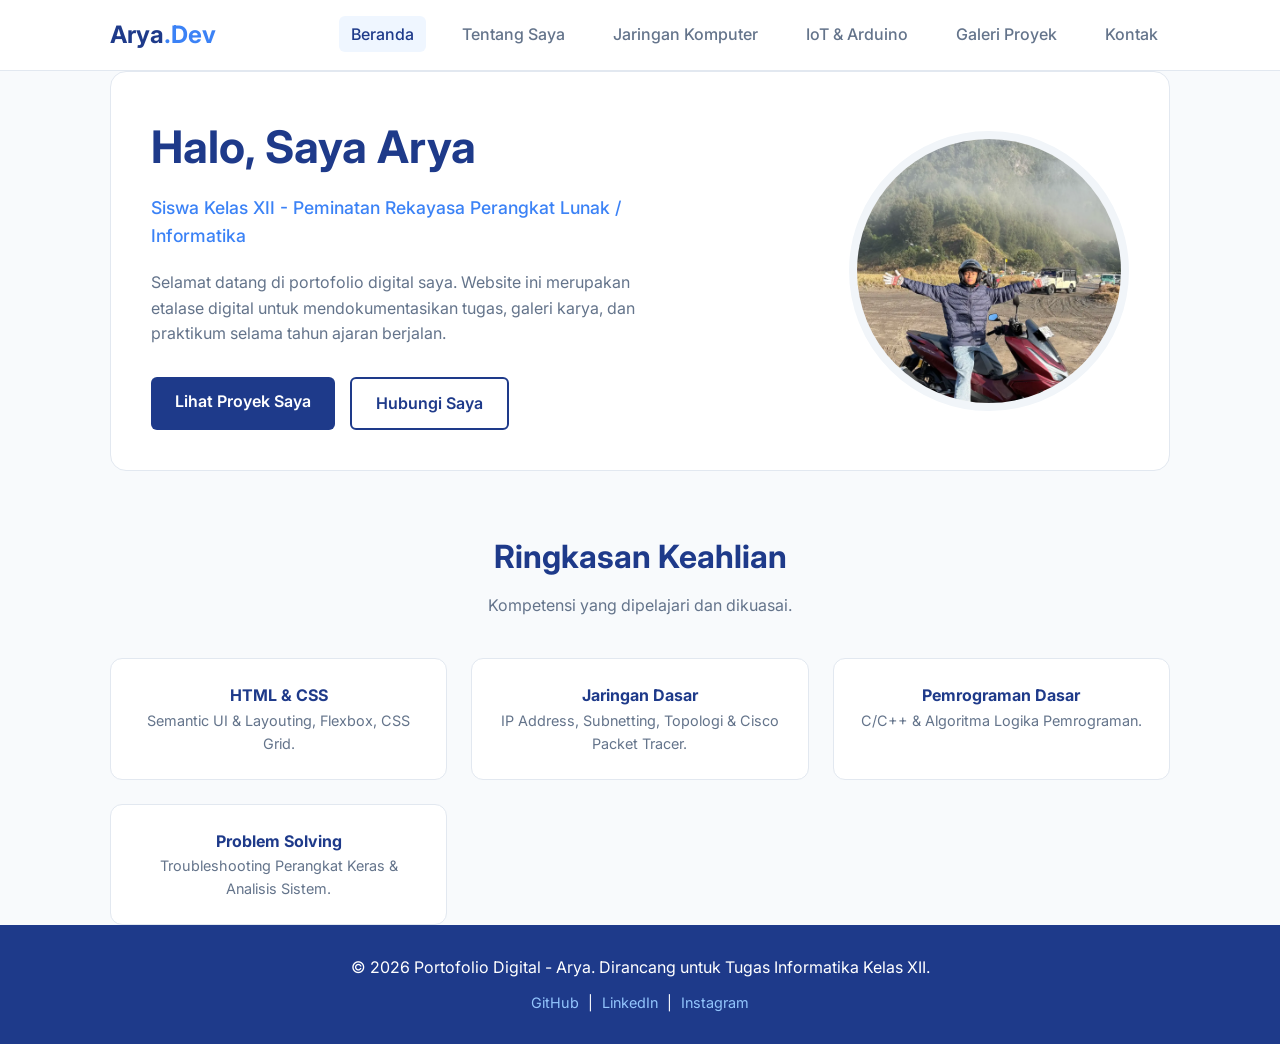
<file: index.html>
<!DOCTYPE html>
<html lang="id">
<head>
    <meta charset="UTF-8">
    <meta name="viewport" content="width=device-width, initial-scale=1.0">
    <title>Portofolio Arya.Dev</title>
    <!-- Penggunaan External CSS sesuai Standar Industri -->
    <link rel="stylesheet" href="assets/css/style.css">
    <!-- Google Fonts -->
    <link href="https://fonts.googleapis.com/css2?family=Inter:wght@400;500;600;700&display=swap" rel="stylesheet">
</head>
<body>

    <!-- Header & Navigasi -->
    <header>
        <div class="container navbar">
            <a href="index.html" class="brand-logo">Arya<span>.Dev</span></a>
            <nav>
                <ul class="nav-links">
                    <li><a href="index.html" class="active">Beranda</a></li>
                    <li><a href="pages/tentang.html">Tentang Saya</a></li>
                    <li><a href="pages/jaringan.html">Jaringan Komputer</a></li>
                    <li><a href="pages/iot-arduino.html">IoT & Arduino</a></li>
                    <li><a href="pages/karya-proyek.html">Galeri Proyek</a></li>
                    <li><a href="pages/kontak.html">Kontak</a></li>
                </ul>
            </nav>
        </div>
    </header>

    <!-- Konten Utama Halaman Beranda -->
    <main class="container">
        <section class="hero-section">
            <div class="hero-text">
                <h1>Halo, Saya Arya</h1>
                <p class="status">Siswa Kelas XII - Peminatan Rekayasa Perangkat Lunak / Informatika</p>
                <p>Selamat datang di portofolio digital saya. Website ini merupakan etalase digital untuk mendokumentasikan tugas, galeri karya, dan praktikum selama tahun ajaran berjalan.</p>
                <div class="hero-buttons">
                    <a href="pages/karya-proyek.html" class="btn btn-primary">Lihat Proyek Saya</a>
                    <a href="pages/kontak.html" class="btn btn-outline">Hubungi Saya</a>
                </div>
            </div>
            <!-- Path gambar profil ke dalam folder assets/img/ -->
            <img src="assets/img/foto.jpg.webp" alt="Foto Profil Arya" class="hero-img" onerror="this.src='https://placehold.co/300x300/1e3a8a/ffffff?text=Arya'">
        </section>

        <section class="skills-section">
            <h2 class="section-title">Ringkasan Keahlian</h2>
            <p class="section-subtitle">Kompetensi yang dipelajari dan dikuasai.</p>
            
            <div class="grid-container">
                <article class="card text-center">
                    <h4 class="text-primary">HTML & CSS</h4>
                    <p class="text-light text-sm">Semantic UI & Layouting, Flexbox, CSS Grid.</p>
                </article>
                <article class="card text-center">
                    <h4 class="text-primary">Jaringan Dasar</h4>
                    <p class="text-light text-sm">IP Address, Subnetting, Topologi & Cisco Packet Tracer.</p>
                </article>
                <article class="card text-center">
                    <h4 class="text-primary">Pemrograman Dasar</h4>
                    <p class="text-light text-sm">C/C++ & Algoritma Logika Pemrograman.</p>
                </article>
                <article class="card text-center">
                    <h4 class="text-primary">Problem Solving</h4>
                    <p class="text-light text-sm">Troubleshooting Perangkat Keras & Analisis Sistem.</p>
                </article>
            </div>
        </section>
    </main>

    <!-- Footer -->
    <footer>
        <div class="container">
            <p>&copy; 2026 Portofolio Digital - Arya. Dirancang untuk Tugas Informatika Kelas XII.</p>
            <p class="footer-links">
                <a href="#">GitHub</a> | <a href="#">LinkedIn</a> | <a href="#">Instagram</a>
            </p>
        </div>
    </footer>

</body>
</html>
</file>
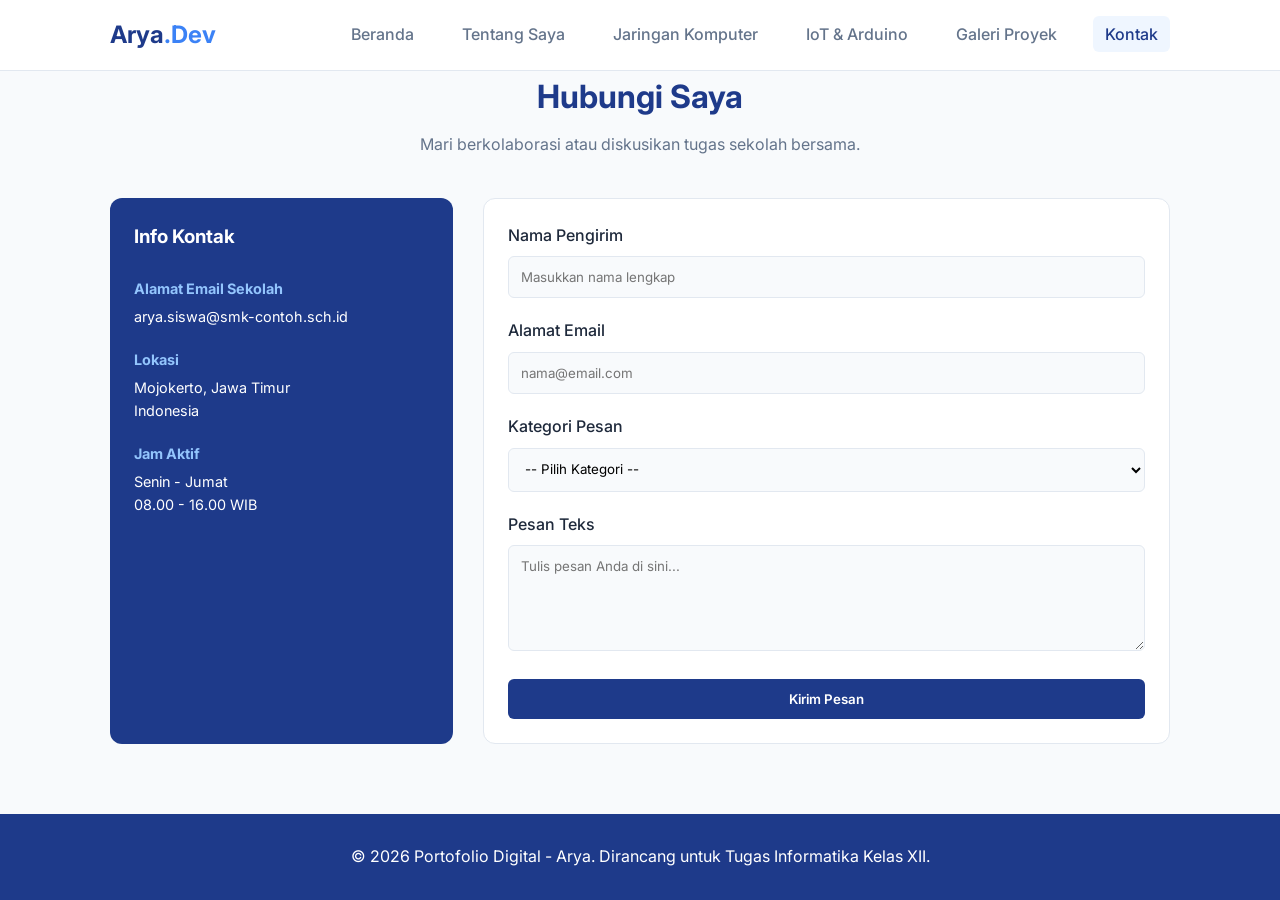
<file: pages/kontak.html>
<!DOCTYPE html>
<html lang="id">
<head>
    <meta charset="UTF-8">
    <meta name="viewport" content="width=device-width, initial-scale=1.0">
    <title>Kontak - Portofolio Arya</title>
    <!-- Path kembali 1 tingkat (../) untuk memanggil CSS di luar folder pages/ -->
    <link rel="stylesheet" href="../assets/css/style.css">
    <link href="https://fonts.googleapis.com/css2?family=Inter:wght@400;500;600;700&display=swap" rel="stylesheet">
</head>
<body>

    <!-- Header & Navigasi -->
    <header>
        <div class="container navbar">
            <a href="../index.html" class="brand-logo">Arya<span>.Dev</span></a>
            <nav>
                <ul class="nav-links">
                    <li><a href="../index.html">Beranda</a></li>
                    <li><a href="tentang.html">Tentang Saya</a></li>
                    <li><a href="jaringan.html">Jaringan Komputer</a></li>
                    <li><a href="iot-arduino.html">IoT & Arduino</a></li>
                    <li><a href="karya-proyek.html">Galeri Proyek</a></li>
                    <li><a href="kontak.html" class="active">Kontak</a></li>
                </ul>
            </nav>
        </div>
    </header>

    <!-- Konten Utama -->
    <main class="container">
        <section>
            <h2 class="section-title">Hubungi Saya</h2>
            <p class="section-subtitle">Mari berkolaborasi atau diskusikan tugas sekolah bersama.</p>
            
            <div class="grid-1-2-cols">
                <!-- Info Kontak Alternatif -->
                <article class="card" style="background-color: var(--primary); color: white; border: none;">
                    <h3 style="margin-bottom: 25px;">Info Kontak</h3>
                    
                    <div style="margin-bottom: 20px;">
                        <h4 style="color: #93c5fd; font-size: 0.9rem; margin-bottom: 5px;">Alamat Email Sekolah</h4>
                        <p class="text-sm">arya.siswa@smk-contoh.sch.id</p>
                    </div>
                    
                    <div style="margin-bottom: 20px;">
                        <h4 style="color: #93c5fd; font-size: 0.9rem; margin-bottom: 5px;">Lokasi</h4>
                        <p class="text-sm">Mojokerto, Jawa Timur<br>Indonesia</p>
                    </div>
                    
                    <div style="margin-bottom: 20px;">
                        <h4 style="color: #93c5fd; font-size: 0.9rem; margin-bottom: 5px;">Jam Aktif</h4>
                        <p class="text-sm">Senin - Jumat<br>08.00 - 16.00 WIB</p>
                    </div>
                </article>

                <!-- Formulir Kontak -->
                <article class="card">
                    <form action="#" method="POST" onsubmit="event.preventDefault(); alert('Pesan tersimulasi dikirim!');">
                        <div class="form-group">
                            <label for="nama">Nama Pengirim</label>
                            <input type="text" id="nama" class="form-control" placeholder="Masukkan nama lengkap" required>
                        </div>
                        
                        <div class="form-group">
                            <label for="email">Alamat Email</label>
                            <input type="email" id="email" class="form-control" placeholder="nama@email.com" required>
                        </div>
                        
                        <div class="form-group">
                            <label for="kategori">Kategori Pesan</label>
                            <select id="kategori" class="form-control" required>
                                <option value="" disabled selected>-- Pilih Kategori --</option>
                                <option value="pertanyaan">Pertanyaan Tugas</option>
                                <option value="kolaborasi">Kolaborasi Proyek</option>
                                <option value="saran">Masukan & Saran</option>
                            </select>
                        </div>
                        
                        <div class="form-group">
                            <label for="pesan">Pesan Teks</label>
                            <textarea id="pesan" class="form-control" rows="5" placeholder="Tulis pesan Anda di sini..." required></textarea>
                        </div>
                        
                        <button type="submit" class="btn btn-primary" style="width: 100%;">Kirim Pesan</button>
                    </form>
                </article>
            </div>
        </section>
    </main>

    <!-- Footer -->
    <footer>
        <div class="container">
            <p>&copy; 2026 Portofolio Digital - Arya. Dirancang untuk Tugas Informatika Kelas XII.</p>
        </div>
    </footer>

</body>
</html>
</file>
<file: assets/css/style.css>
/* 
  Standar Aset Eksternal CSS
  Dibuat oleh: Arya
  Kelas: XII RPL/Informatika
*/

/* 1. CSS Variables untuk Palet Warna Konsisten */
:root {
    --primary: #1e3a8a; /* Navy Blue */
    --primary-hover: #1e40af;
    --secondary: #3b82f6; /* Bright Blue */
    --bg-body: #f8fafc; /* Latar Abu-abu Terang */
    --text-dark: #1e293b; /* Teks Abu-abu Gelap */
    --text-light: #64748b;
    --white: #ffffff;
    --border: #e2e8f0;
}

/* 2. Reset & Tipografi Dasar */
* {
    margin: 0;
    padding: 0;
    box-sizing: border-box;
    font-family: 'Inter', sans-serif;
}

body {
    background-color: var(--bg-body);
    color: var(--text-dark);
    line-height: 1.6;
    display: flex;
    flex-direction: column;
    min-height: 100vh;
}

.container {
    width: 100%;
    max-width: 1100px;
    margin: 0 auto;
    padding: 0 20px;
}

/* 3. Header & Navigasi */
header {
    background-color: var(--white);
    border-bottom: 1px solid var(--border);
    position: sticky;
    top: 0;
    z-index: 100;
}

.navbar {
    display: flex;
    justify-content: space-between;
    align-items: center;
    height: 70px;
}

.brand-logo {
    font-size: 1.5rem;
    font-weight: 700;
    text-decoration: none;
    color: var(--primary);
}

.brand-logo span {
    color: var(--secondary);
}

.nav-links {
    display: flex;
    list-style: none;
    gap: 1.5rem;
}

.nav-links a {
    text-decoration: none;
    color: var(--text-light);
    font-weight: 500;
    transition: all 0.3s ease;
    padding: 8px 12px;
    border-radius: 6px;
}

.nav-links a:hover, .nav-links a.active {
    color: var(--primary);
    background-color: #eff6ff;
}

/* 4. Layout Utama & Tipografi */
main {
    flex: 1;
    padding: 40px 0;
}

.section-title {
    font-size: 2rem;
    color: var(--primary);
    margin-bottom: 10px;
    text-align: center;
}

.section-subtitle {
    color: var(--text-light);
    margin-bottom: 40px;
    text-align: center;
}

.text-primary { color: var(--primary); }
.text-light { color: var(--text-light); }
.text-sm { font-size: 0.9rem; }
.text-center { text-align: center; }

/* 5. Kartu (Card) & Grid System */
.grid-container {
    display: grid;
    grid-template-columns: repeat(auto-fit, minmax(250px, 1fr));
    gap: 24px;
}

.grid-2-cols {
    display: grid;
    grid-template-columns: 1fr 1fr;
    gap: 30px;
}

.grid-1-2-cols {
    display: grid;
    grid-template-columns: 1fr 2fr;
    gap: 30px;
}

.card {
    background: var(--white);
    border-radius: 12px;
    padding: 24px;
    border: 1px solid var(--border);
    transition: transform 0.3s ease, box-shadow 0.3s ease;
}

.card:hover {
    transform: translateY(-5px);
    box-shadow: 0 10px 25px rgba(0,0,0,0.05);
}

.card-img {
    width: 100%;
    height: 200px;
    object-fit: cover;
    border-radius: 8px;
    margin-bottom: 16px;
    background-color: var(--border);
}

/* 6. Komponen Tombol & Label */
.btn {
    display: inline-block;
    padding: 12px 24px;
    border-radius: 6px;
    text-decoration: none;
    font-weight: 600;
    cursor: pointer;
    transition: all 0.3s ease;
    border: none;
}

.btn-primary {
    background-color: var(--primary);
    color: var(--white);
}

.btn-primary:hover {
    background-color: var(--primary-hover);
}

.btn-outline {
    background-color: transparent;
    border: 2px solid var(--primary);
    color: var(--primary);
}

.btn-outline:hover {
    background-color: var(--primary);
    color: var(--white);
}

.tag {
    display: inline-block;
    background-color: #dbeafe;
    color: var(--secondary);
    font-size: 0.8rem;
    padding: 4px 10px;
    border-radius: 20px;
    font-weight: 600;
    margin-bottom: 12px;
}

/* 7. Halaman Khusus (Hero, Form, Tabel) */
.hero-section {
    display: flex;
    align-items: center;
    justify-content: space-between;
    gap: 40px;
    margin-bottom: 60px;
    background: var(--white);
    padding: 40px;
    border-radius: 16px;
    border: 1px solid var(--border);
}

.hero-text h1 {
    font-size: 2.8rem;
    color: var(--primary);
    margin-bottom: 10px;
}

.hero-text .status {
    font-size: 1.1rem;
    font-weight: 500;
    color: var(--secondary);
    margin-bottom: 20px;
}

.hero-text p {
    color: var(--text-light);
    margin-bottom: 30px;
    max-width: 500px;
}

.hero-buttons {
    display: flex;
    gap: 15px;
}

.hero-img {
    width: 280px;
    height: 280px;
    border-radius: 50%;
    object-fit: cover;
    border: 8px solid #f1f5f9;
}

.table-custom {
    width: 100%;
    border-collapse: collapse;
    margin-top: 20px;
}

.table-custom th, .table-custom td {
    text-align: left;
    padding: 14px;
    border-bottom: 1px solid var(--border);
}

.table-custom th {
    width: 35%;
    color: var(--text-light);
    font-weight: 500;
}

.table-custom td {
    font-weight: 600;
    color: var(--text-dark);
}

/* Formulir */
.form-group {
    margin-bottom: 20px;
}

.form-group label {
    display: block;
    margin-bottom: 8px;
    font-weight: 500;
    color: var(--text-dark);
}

.form-control {
    width: 100%;
    padding: 12px;
    border: 1px solid var(--border);
    border-radius: 6px;
    font-family: inherit;
    transition: border-color 0.3s;
    background-color: var(--bg-body);
}

.form-control:focus {
    outline: none;
    border-color: var(--secondary);
    background-color: var(--white);
}

/* 8. Footer */
footer {
    background-color: var(--primary);
    color: var(--white);
    text-align: center;
    padding: 30px 20px;
    margin-top: auto;
}

.footer-links {
    margin-top: 10px;
    font-size: 0.9rem;
}

.footer-links a {
    color: #93c5fd;
    text-decoration: none;
    margin: 0 5px;
}

/* 9. Responsif Mobile */
@media (max-width: 768px) {
    .hero-section, .grid-2-cols, .grid-1-2-cols { 
        flex-direction: column; 
        grid-template-columns: 1fr;
    }
    .hero-text { text-align: center; }
    .hero-buttons { justify-content: center; }
    .nav-links { display: none; } /* Idealnya pakai menu burger */
}
</file>
